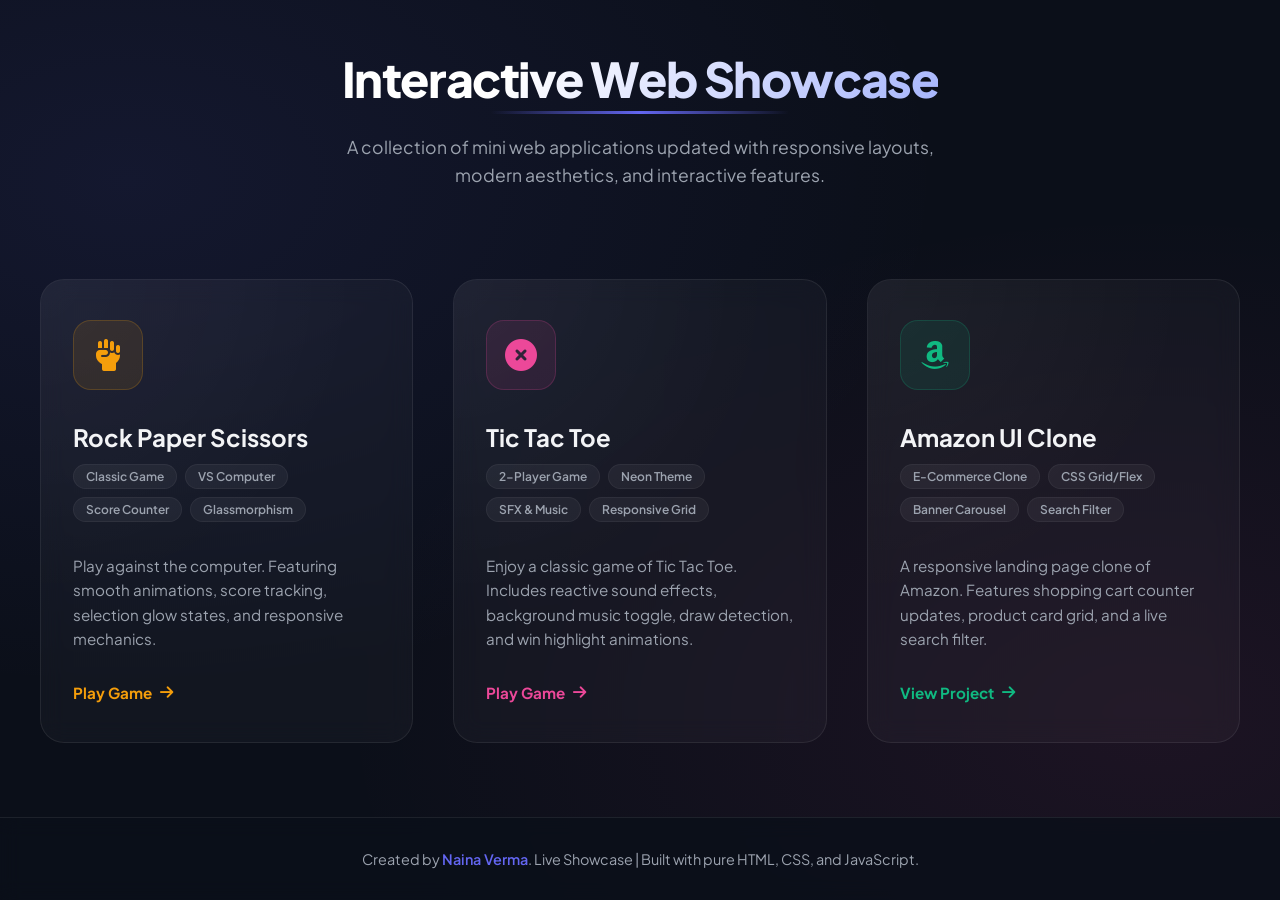
<file: index.html>
<!DOCTYPE html>
<html lang="en">
<head>
    <meta charset="UTF-8">
    <meta name="viewport" content="width=device-width, initial-scale=1.0">
    <title>Mini Projects Hub</title>
    <!-- Google Fonts -->
    <link rel="preconnect" href="https://fonts.googleapis.com">
    <link rel="preconnect" href="https://fonts.gstatic.com" crossorigin>
    <link href="https://fonts.googleapis.com/css2?family=Plus+Jakarta+Sans:wght@300;400;500;600;700;800&display=swap" rel="stylesheet">
    <!-- FontAwesome for icons -->
    <link rel="stylesheet" href="https://cdnjs.cloudflare.com/ajax/libs/font-awesome/6.4.0/css/all.min.css">
    
    <style>
        :root {
            --bg-color: #0b0f19;
            --card-bg: rgba(255, 255, 255, 0.03);
            --card-border: rgba(255, 255, 255, 0.08);
            --card-hover-border: rgba(99, 102, 241, 0.4);
            --primary-glow: rgba(99, 102, 241, 0.15);
            --text-main: #f3f4f6;
            --text-muted: #9ca3af;
            --accent-color: #6366f1;
            --accent-glow: 0 0 20px rgba(99, 102, 241, 0.5);
            --font-family: 'Plus Jakarta Sans', sans-serif;
        }

        * {
            margin: 0;
            padding: 0;
            box-sizing: border-box;
        }

        body {
            background-color: var(--bg-color);
            background-image: 
                radial-gradient(at 10% 20%, rgba(99, 102, 241, 0.1) 0px, transparent 50%),
                radial-gradient(at 90% 80%, rgba(236, 72, 153, 0.08) 0px, transparent 50%);
            color: var(--text-main);
            font-family: var(--font-family);
            min-height: 100vh;
            display: flex;
            flex-direction: column;
            justify-content: space-between;
            overflow-x: hidden;
        }

        header {
            padding: 3rem 2rem 1rem 2rem;
            text-align: center;
            max-width: 800px;
            margin: 0 auto;
        }

        header h1 {
            font-size: 3rem;
            font-weight: 800;
            letter-spacing: -0.03em;
            background: linear-gradient(135deg, #ffffff 30%, #a5b4fc 100%);
            -webkit-background-clip: text;
            -webkit-text-fill-color: transparent;
            margin-bottom: 1rem;
            position: relative;
            display: inline-block;
        }

        header h1::after {
            content: '';
            position: absolute;
            bottom: -5px;
            left: 25%;
            width: 50%;
            height: 3px;
            background: linear-gradient(90deg, transparent, var(--accent-color), transparent);
            border-radius: 2px;
        }

        header p {
            font-size: 1.1rem;
            color: var(--text-muted);
            max-width: 600px;
            margin: 0.5rem auto 0 auto;
            line-height: 1.6;
        }

        main {
            flex-grow: 1;
            display: flex;
            align-items: center;
            justify-content: center;
            padding: 2rem;
        }

        .dashboard {
            display: grid;
            grid-template-columns: repeat(3, 1fr);
            gap: 2.5rem;
            width: 100%;
            max-width: 1200px;
            margin: 0 auto;
        }

        .project-card {
            background: var(--card-bg);
            border: 1px solid var(--card-border);
            border-radius: 24px;
            padding: 2.5rem 2rem;
            text-decoration: none;
            color: var(--text-main);
            display: flex;
            flex-direction: column;
            align-items: flex-start;
            position: relative;
            backdrop-filter: blur(12px);
            -webkit-backdrop-filter: blur(12px);
            transition: all 0.4s cubic-bezier(0.16, 1, 0.3, 1);
            overflow: hidden;
        }

        .project-card::before {
            content: '';
            position: absolute;
            top: 0;
            left: 0;
            width: 100%;
            height: 100%;
            background: radial-gradient(800px circle at var(--mouse-x, 0) var(--mouse-y, 0), rgba(255, 255, 255, 0.04), transparent 40%);
            z-index: 1;
            pointer-events: none;
        }

        .project-card:hover {
            transform: translateY(-8px);
            border-color: var(--card-hover-border);
            box-shadow: 0 20px 40px rgba(0, 0, 0, 0.3), 0 0 30px var(--primary-glow);
        }

        .icon-wrapper {
            width: 70px;
            height: 70px;
            border-radius: 18px;
            display: flex;
            align-items: center;
            justify-content: center;
            font-size: 2rem;
            margin-bottom: 2rem;
            transition: all 0.3s ease;
            position: relative;
            z-index: 2;
        }

        .card-sps .icon-wrapper {
            background: rgba(245, 158, 11, 0.1);
            color: #f59e0b;
            border: 1px solid rgba(245, 158, 11, 0.2);
        }

        .card-sps:hover .icon-wrapper {
            background: #f59e0b;
            color: #ffffff;
            box-shadow: 0 0 20px rgba(245, 158, 11, 0.4);
        }

        .card-ttt .icon-wrapper {
            background: rgba(236, 72, 153, 0.1);
            color: #ec4899;
            border: 1px solid rgba(236, 72, 153, 0.2);
        }

        .card-ttt:hover .icon-wrapper {
            background: #ec4899;
            color: #ffffff;
            box-shadow: 0 0 20px rgba(236, 72, 153, 0.4);
        }

        .card-amazon .icon-wrapper {
            background: rgba(16, 185, 129, 0.1);
            color: #10b981;
            border: 1px solid rgba(16, 185, 129, 0.2);
        }

        .card-amazon:hover .icon-wrapper {
            background: #10b981;
            color: #ffffff;
            box-shadow: 0 0 20px rgba(16, 185, 129, 0.4);
        }

        .project-card h2 {
            font-size: 1.5rem;
            font-weight: 700;
            margin-bottom: 0.75rem;
            position: relative;
            z-index: 2;
        }

        .project-card p {
            font-size: 0.95rem;
            color: var(--text-muted);
            line-height: 1.6;
            margin-bottom: 2rem;
            flex-grow: 1;
            position: relative;
            z-index: 2;
        }

        .tags {
            display: flex;
            flex-wrap: wrap;
            gap: 0.5rem;
            margin-bottom: 2rem;
            position: relative;
            z-index: 2;
        }

        .tag {
            font-size: 0.75rem;
            font-weight: 600;
            padding: 0.25rem 0.75rem;
            border-radius: 100px;
            background: rgba(255, 255, 255, 0.05);
            border: 1px solid rgba(255, 255, 255, 0.05);
            color: var(--text-muted);
        }

        .action-link {
            display: flex;
            align-items: center;
            gap: 0.5rem;
            font-weight: 700;
            font-size: 0.95rem;
            transition: gap 0.2s ease;
            position: relative;
            z-index: 2;
        }

        .card-sps .action-link { color: #f59e0b; }
        .card-ttt .action-link { color: #ec4899; }
        .card-amazon .action-link { color: #10b981; }

        .project-card:hover .action-link {
            gap: 0.85rem;
        }

        footer {
            padding: 2rem;
            text-align: center;
            border-top: 1px solid var(--card-border);
            font-size: 0.9rem;
            color: var(--text-muted);
            background: rgba(11, 15, 25, 0.8);
            backdrop-filter: blur(10px);
            -webkit-backdrop-filter: blur(10px);
        }

        footer a {
            color: var(--accent-color);
            text-decoration: none;
            font-weight: 600;
        }

        footer a:hover {
            text-decoration: underline;
        }

        /* Responsive Grid */
        @media (max-width: 1024px) {
            .dashboard {
                grid-template-columns: repeat(2, 1fr);
                gap: 2rem;
            }
        }

        @media (max-width: 768px) {
            header h1 {
                font-size: 2.2rem;
            }
            header p {
                font-size: 1rem;
            }
            .dashboard {
                grid-template-columns: 1fr;
                gap: 1.5rem;
            }
            .project-card {
                padding: 2rem 1.5rem;
            }
        }
    </style>
</head>
<body>

    <header>
        <h1>Interactive Web Showcase</h1>
        <p>A collection of mini web applications updated with responsive layouts, modern aesthetics, and interactive features.</p>
    </header>

    <main>
        <div class="dashboard">
            <!-- Rock Paper Scissors Card -->
            <a href="StonePaperScissors/sps.html" class="project-card card-sps">
                <div class="icon-wrapper">
                    <i class="fa-solid fa-hand-fist"></i>
                </div>
                <h2>Rock Paper Scissors</h2>
                <div class="tags">
                    <span class="tag">Classic Game</span>
                    <span class="tag">VS Computer</span>
                    <span class="tag">Score Counter</span>
                    <span class="tag">Glassmorphism</span>
                </div>
                <p>Play against the computer. Featuring smooth animations, score tracking, selection glow states, and responsive mechanics.</p>
                <div class="action-link">
                    Play Game <i class="fa-solid fa-arrow-right"></i>
                </div>
            </a>

            <!-- Tic Tac Toe Card -->
            <a href="TicTacToe/game.html" class="project-card card-ttt">
                <div class="icon-wrapper">
                    <i class="fa-solid fa-circle-xmark"></i>
                </div>
                <h2>Tic Tac Toe</h2>
                <div class="tags">
                    <span class="tag">2-Player Game</span>
                    <span class="tag">Neon Theme</span>
                    <span class="tag">SFX & Music</span>
                    <span class="tag">Responsive Grid</span>
                </div>
                <p>Enjoy a classic game of Tic Tac Toe. Includes reactive sound effects, background music toggle, draw detection, and win highlight animations.</p>
                <div class="action-link">
                    Play Game <i class="fa-solid fa-arrow-right"></i>
                </div>
            </a>

            <!-- Amazon Clone Card -->
            <a href="amazon/index.html" class="project-card card-amazon">
                <div class="icon-wrapper">
                    <i class="fa-brands fa-amazon"></i>
                </div>
                <h2>Amazon UI Clone</h2>
                <div class="tags">
                    <span class="tag">E-Commerce Clone</span>
                    <span class="tag">CSS Grid/Flex</span>
                    <span class="tag">Banner Carousel</span>
                    <span class="tag">Search Filter</span>
                </div>
                <p>A responsive landing page clone of Amazon. Features shopping cart counter updates, product card grid, and a live search filter.</p>
                <div class="action-link">
                    View Project <i class="fa-solid fa-arrow-right"></i>
                </div>
            </a>
        </div>
    </main>

    <footer>
        <p>Created by <a href="https://github.com/nainaverma77" target="_blank">Naina Verma</a>. Live Showcase | Built with pure HTML, CSS, and JavaScript.</p>
    </footer>

    <script>
        // Interactive card light effect on hover
        const cards = document.querySelectorAll('.project-card');
        cards.forEach(card => {
            card.addEventListener('mousemove', e => {
                const rect = card.getBoundingClientRect();
                const x = e.clientX - rect.left;
                const y = e.clientY - rect.top;
                card.style.setProperty('--mouse-x', `${x}px`);
                card.style.setProperty('--mouse-y', `${y}px`);
            });
        });
    </script>
</body>
</html>
</file>
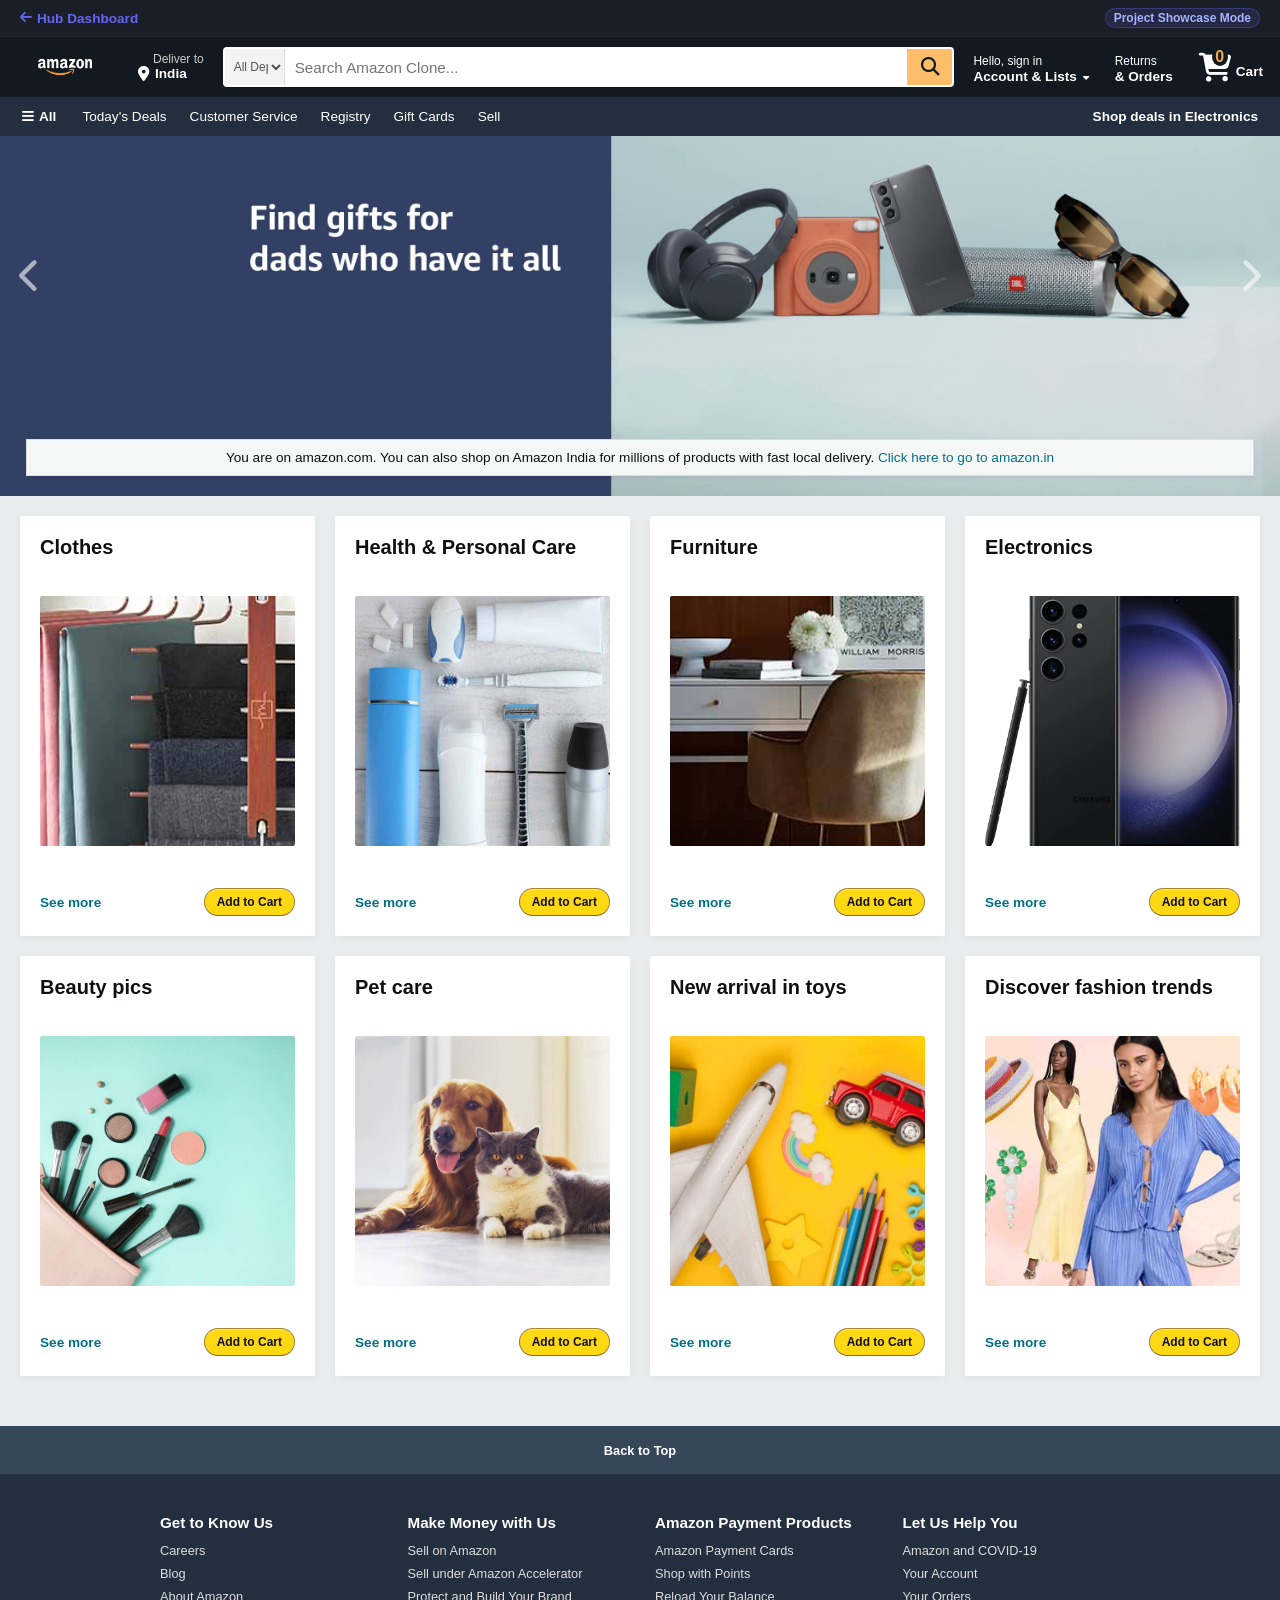
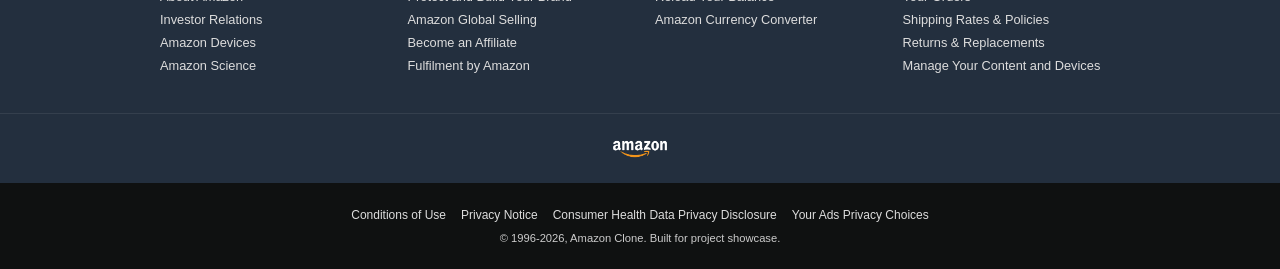
<file: amazon/index.html>
<!DOCTYPE html>
<html lang="en">
<head>
    <meta charset="UTF-8">
    <meta name="viewport" content="width=device-width, initial-scale=1.0">
    <title>Amazon Clone</title>
    <!-- Correct FontAwesome CDN link -->
    <link rel="stylesheet" href="https://cdnjs.cloudflare.com/ajax/libs/font-awesome/6.4.0/css/all.min.css" />
    <link rel="stylesheet" href="style.css">
</head>
<body>
    <!-- Top Dashboard navigation bar for project hub integration -->
    <div class="dashboard-bar">
        <a href="../index.html" class="dashboard-back-link">
            <i class="fa-solid fa-arrow-left"></i> Hub Dashboard
        </a>
        <span class="badge">Project Showcase Mode</span>
    </div>

    <header>
        <div class="navbar">
            <div class="nav-logo border">
                <div class="logo"></div>
            </div>
            
            <div class="nav-address border">
                <p class="add-first">Deliver to</p>
                <div class="add-icon">
                    <i class="fa-solid fa-location-dot"></i>
                    <p class="add-second">India</p>
                </div>
            </div>
            
            <div class="nav-search">
                <select class="search-select">
                    <option>All Departments</option>
                    <option>Deals</option>
                    <option>Electronics</option>
                    <option>Fashion</option>
                    <option>Home</option>
                </select>
                <input id="search-input" placeholder="Search Amazon Clone..." class="search-input">
                <div class="search-icon" id="search-btn">
                    <i class="fa-solid fa-magnifying-glass"></i>
                </div>
            </div>
            
            <div class="nav-signin border">
                <p><span>Hello, sign in</span></p>
                <p class="nav-second">Account & Lists <i class="fa-solid fa-caret-down" style="font-size: 10px; margin-left: 2px;"></i></p>
            </div>
            
            <div class="nav-return border">
                <p><span>Returns</span></p>
                <p class="nav-second">& Orders</p>
            </div>
            
            <div class="nav-cart border" id="cart-button">
                <div class="cart-icon-wrapper">
                    <i class="fa-solid fa-cart-shopping"></i>
                    <span id="cart-count">0</span>
                </div>
                <span class="cart-text">Cart</span>
            </div>
        </div>
        
        <div class="panel">
            <div class="panel-all border">
                <i class="fa-solid fa-bars"></i>
                All
            </div>
            <div class="panel-ops">
                <p class="border">Today's Deals</p>
                <p class="border">Customer Service</p>
                <p class="border">Registry</p>
                <p class="border">Gift Cards</p>
                <p class="border">Sell</p>
            </div>
            <div class="panel-deals border">
                Shop deals in Electronics
            </div>
        </div>
    </header>

    <div class="hero-section" id="hero-slider">
        <!-- Slider Buttons -->
        <button class="slider-btn prev-btn" id="prev-slide">
            <i class="fa-solid fa-chevron-left"></i>
        </button>
        <button class="slider-btn next-btn" id="next-slide">
            <i class="fa-solid fa-chevron-right"></i>
        </button>
        
        <div class="hero-message">
            <p>You are on amazon.com. You can also shop on Amazon India for millions of products with fast local delivery. <a href="#">Click here to go to amazon.in</a></p>
        </div>
    </div>

    <div class="shop-section" id="shop-section">
        <!-- Card 1 -->
        <div class="box" data-product="clothes">
            <div class="box-content">
                <h2>Clothes</h2>
                <div class="box-image" style="background-image: url('box1_image.jpg');"></div>
                <div class="card-footer">
                    <span class="see-more">See more</span>
                    <button class="add-to-cart" data-item="Clothes">Add to Cart</button>
                </div>
            </div>
        </div>
        
        <!-- Card 2 -->
        <div class="box" data-product="health personal care">
            <div class="box-content">
                <h2>Health & Personal Care</h2>
                <div class="box-image" style="background-image: url('box2_image.jpg');"></div>
                <div class="card-footer">
                    <span class="see-more">See more</span>
                    <button class="add-to-cart" data-item="Health & Personal Care">Add to Cart</button>
                </div>
            </div>
        </div>
        
        <!-- Card 3 -->
        <div class="box" data-product="furniture">
            <div class="box-content">
                <h2>Furniture</h2>
                <div class="box-image" style="background-image: url('box3_image.jpg');"></div>
                <div class="card-footer">
                    <span class="see-more">See more</span>
                    <button class="add-to-cart" data-item="Furniture">Add to Cart</button>
                </div>
            </div>
        </div>
        
        <!-- Card 4 -->
        <div class="box" data-product="electronics">
            <div class="box-content">
                <h2>Electronics</h2>
                <div class="box-image" style="background-image: url('box4_image.jpg');"></div>
                <div class="card-footer">
                    <span class="see-more">See more</span>
                    <button class="add-to-cart" data-item="Electronics">Add to Cart</button>
                </div>
            </div>
        </div>
        
        <!-- Card 5 -->
        <div class="box" data-product="beauty pics">
            <div class="box-content">
                <h2>Beauty pics</h2>
                <div class="box-image" style="background-image: url('box5_image.jpg');"></div>
                <div class="card-footer">
                    <span class="see-more">See more</span>
                    <button class="add-to-cart" data-item="Beauty Pics">Add to Cart</button>
                </div>
            </div>
        </div>
        
        <!-- Card 6 -->
        <div class="box" data-product="pet care">
            <div class="box-content">
                <h2>Pet care</h2>
                <div class="box-image" style="background-image: url('box6_image.jpg');"></div>
                <div class="card-footer">
                    <span class="see-more">See more</span>
                    <button class="add-to-cart" data-item="Pet Care">Add to Cart</button>
                </div>
            </div>
        </div>
        
        <!-- Card 7 -->
        <div class="box" data-product="new arrival in toys">
            <div class="box-content">
                <h2>New arrival in toys</h2>
                <div class="box-image" style="background-image: url('box7_image.jpg');"></div>
                <div class="card-footer">
                    <span class="see-more">See more</span>
                    <button class="add-to-cart" data-item="Toys">Add to Cart</button>
                </div>
            </div>
        </div>
        
        <!-- Card 8 -->
        <div class="box" data-product="discover fashion trends">
            <div class="box-content">
                <h2>Discover fashion trends</h2>
                <div class="box-image" style="background-image: url('box8_image.jpg');"></div>
                <div class="card-footer">
                    <span class="see-more">See more</span>
                    <button class="add-to-cart" data-item="Fashion Trends">Add to Cart</button>
                </div>
            </div>
        </div>
        
        <!-- No Products Message -->
        <div class="no-products" id="no-products-msg">
            <i class="fa-solid fa-triangle-exclamation"></i>
            <p>No products found matching your search. Please try another search term.</p>
        </div>
    </div>

    <footer>
        <div class="foot-panel1" id="back-to-top">
            Back to Top
        </div>
        <div class="foot-panel2">
            <ul>
                <p>Get to Know Us</p>
                <a href="#">Careers</a>
                <a href="#">Blog</a>
                <a href="#">About Amazon</a>
                <a href="#">Investor Relations</a>
                <a href="#">Amazon Devices</a>
                <a href="#">Amazon Science</a>
            </ul>
             <ul>
                <p>Make Money with Us</p>
                <a href="#">Sell on Amazon</a>
                <a href="#">Sell under Amazon Accelerator</a>
                <a href="#">Protect and Build Your Brand</a>
                <a href="#">Amazon Global Selling</a>
                <a href="#">Become an Affiliate</a>
                <a href="#">Fulfilment by Amazon</a>
            </ul>
             <ul>
                <p>Amazon Payment Products</p>
                <a href="#">Amazon Payment Cards</a>
                <a href="#">Shop with Points</a>
                <a href="#">Reload Your Balance</a>
                <a href="#">Amazon Currency Converter</a>
            </ul>
             <ul>
                <p>Let Us Help You</p>
                <a href="#">Amazon and COVID-19</a>
                <a href="#">Your Account</a>
                <a href="#">Your Orders</a>
                <a href="#">Shipping Rates & Policies</a>
                <a href="#">Returns & Replacements</a>
                <a href="#">Manage Your Content and Devices</a>
            </ul>
        </div>
        <div class="foot-panel3">
            <div class="logo"></div>
        </div>
        <div class="foot-panel4">
            <div class="pages">
                <a href="#">Conditions of Use</a>
                <a href="#">Privacy Notice</a>
                <a href="#">Consumer Health Data Privacy Disclosure</a>
                <a href="#">Your Ads Privacy Choices</a>
            </div>
            <div class="copyright">
                © 1996-2026, Amazon Clone. Built for project showcase.
            </div>
        </div>
    </footer>
    
    <!-- Link the JavaScript file -->
    <script src="style.js"></script>
</body>
</html>
</file>
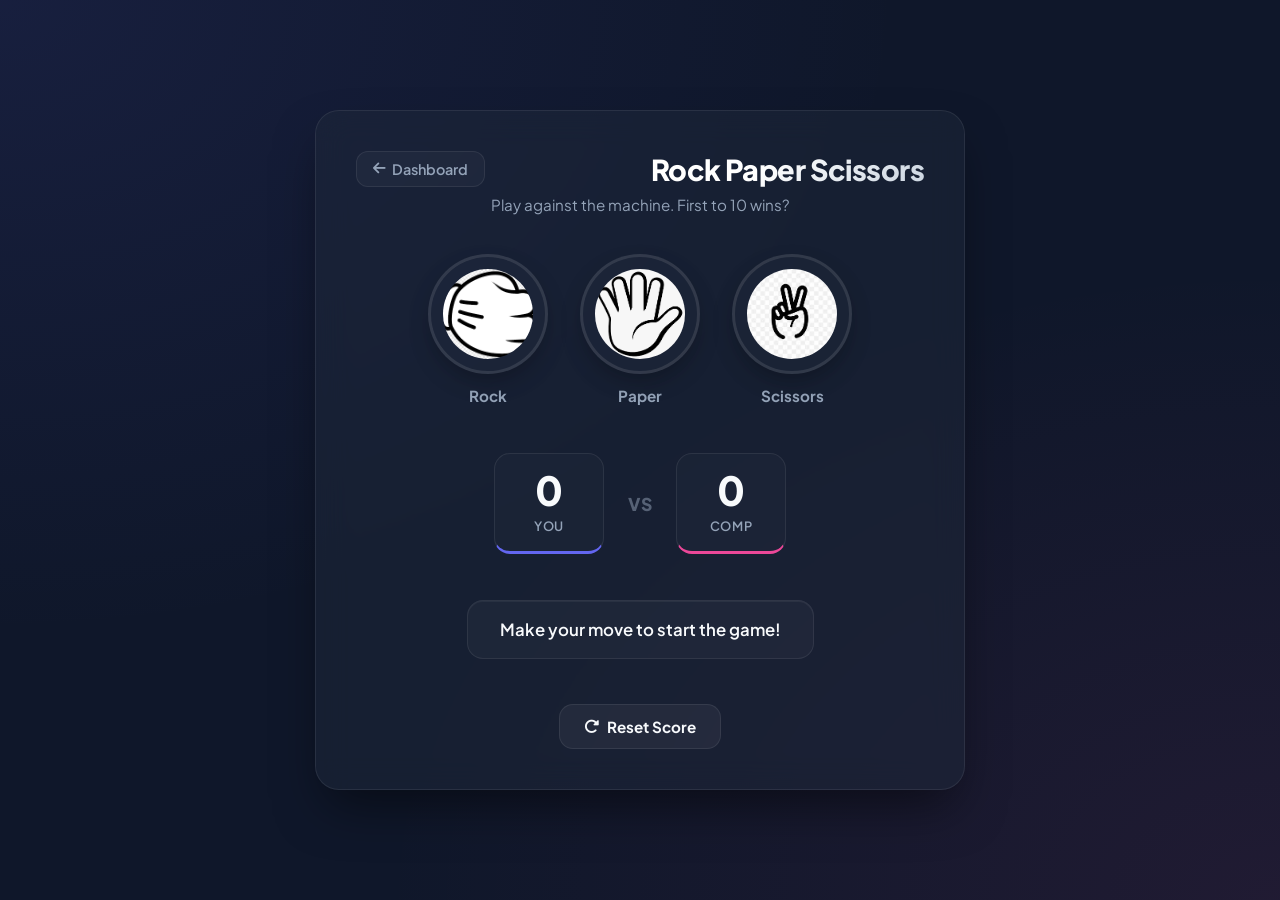
<file: StonePaperScissors/sps.html>
<!DOCTYPE html>
<html lang="en">
<head>
    <meta charset="UTF-8">
    <meta name="viewport" content="width=device-width, initial-scale=1.0">
    <title>Rock Paper Scissors Game</title>
    <!-- Google Fonts -->
    <link rel="preconnect" href="https://fonts.googleapis.com">
    <link rel="preconnect" href="https://fonts.gstatic.com" crossorigin>
    <link href="https://fonts.googleapis.com/css2?family=Plus+Jakarta+Sans:wght@400;500;600;700;800&display=swap" rel="stylesheet">
    <!-- FontAwesome for icons -->
    <link rel="stylesheet" href="https://cdnjs.cloudflare.com/ajax/libs/font-awesome/6.4.0/css/all.min.css">
    <link rel="stylesheet" href="sps.css">
</head>
<body>
    <div class="game-container">
        <div class="header-nav">
            <a href="../index.html" class="back-btn">
                <i class="fa-solid fa-arrow-left"></i> Dashboard
            </a>
            <h1>Rock Paper Scissors</h1>
        </div>

        <p class="subtitle">Play against the machine. First to 10 wins?</p>

        <div class="choices">
            <div class="choice" id="rock" title="Choose Rock">
                <div class="img-wrapper">
                    <img src="rock.png" alt="Rock">
                </div>
                <span>Rock</span>
            </div>
            <div class="choice" id="paper" title="Choose Paper">
                <div class="img-wrapper">
                    <img src="paper.png" alt="Paper">
                </div>
                <span>Paper</span>
            </div>
            <div class="choice" id="scissors" title="Choose Scissors">
                <div class="img-wrapper">
                    <img src="scissors.jpg" alt="Scissors">
                </div>
                <span>Scissors</span>
            </div>
        </div>

        <div class="score-board">
            <div class="score user-card">
                <p id="user-score">0</p>
                <span>You</span>
            </div>
            <div class="versus">VS</div>
            <div class="score comp-card">
                <p id="comp-score">0</p>
                <span>Comp</span>
            </div>
        </div>

        <div class="msg-container">
            <p id="msg">Make your move to start the game!</p>
        </div>

        <div class="control-panel">
            <button id="reset-btn" class="btn reset-btn">
                <i class="fa-solid fa-rotate-right"></i> Reset Score
            </button>
        </div>
    </div>

    <script src="sps.js"></script>
</body>
</html>
</file>
<file: amazon/style.css>
:root {
    --amazon-black: #0f1111;
    --amazon-dark-blue: #131921;
    --amazon-panel-blue: #232f3e;
    --amazon-gold: #febd69;
    --amazon-gold-hover: #f3a847;
    --amazon-yellow: #ffd814;
    --amazon-yellow-hover: #f7ca00;
    --text-white: #ffffff;
    --text-grey: #cccccc;
    --bg-grey: #eaeded;
    --link-blue: #007185;
}

* {
    margin: 0;
    padding: 0;
    box-sizing: border-box;
    font-family: Arial, sans-serif;
}

body {
    background-color: var(--bg-grey);
    color: var(--amazon-black);
    overflow-x: hidden;
}

/* Dashboard Bar */
.dashboard-bar {
    background-color: #1a1e26;
    color: var(--text-white);
    padding: 8px 20px;
    font-size: 0.85rem;
    display: flex;
    justify-content: space-between;
    align-items: center;
    border-bottom: 1.5px solid rgba(255, 255, 255, 0.05);
}

.dashboard-back-link {
    color: #6366f1;
    text-decoration: none;
    font-weight: bold;
    display: flex;
    align-items: center;
    gap: 5px;
    transition: color 0.2s;
}

.dashboard-back-link:hover {
    color: #818cf8;
}

.dashboard-bar .badge {
    background: rgba(99, 102, 241, 0.15);
    border: 1px solid rgba(99, 102, 241, 0.3);
    color: #a5b4fc;
    padding: 2px 8px;
    border-radius: 20px;
    font-size: 0.75rem;
    font-weight: 600;
}

/* Navigation Bar */
.navbar {
    height: 60px;
    background-color: var(--amazon-dark-blue);
    color: var(--text-white);
    display: flex;
    align-items: center;
    padding: 0 10px;
    gap: 12px;
}

.border {
    border: 1px solid transparent;
    padding: 6px;
    border-radius: 2px;
    cursor: pointer;
    transition: border-color 0.15s;
}

.border:hover {
    border: 1px solid var(--text-white);
}

.nav-logo {
    display: flex;
    align-items: center;
    justify-content: center;
}

.logo {
    background-image: url("amazon_logo.png");
    background-size: contain;
    background-repeat: no-repeat;
    background-position: center;
    height: 38px;
    width: 95px;
}

.nav-address {
    display: flex;
    flex-direction: column;
}

.add-first {
    color: var(--text-grey);
    font-size: 0.75rem;
    margin-left: 15px;
}

.add-second {
    font-size: 0.85rem;
    font-weight: bold;
    margin-left: 3px;
}

.add-icon {
    display: flex;
    align-items: center;
    gap: 3px;
}

.add-icon i {
    font-size: 0.95rem;
}

/* Search Bar (Responsive) */
.nav-search {
    display: flex;
    flex-grow: 1;
    height: 40px;
    border-radius: 4px;
    overflow: hidden;
    background-color: var(--text-white);
    transition: box-shadow 0.2s, border-color 0.2s;
    border: 2px solid transparent;
}

.nav-search:hover {
    box-shadow: 0 0 0 2px var(--amazon-gold-hover);
}

.nav-search:focus-within {
    box-shadow: 0 0 0 2px var(--amazon-gold-hover);
    border-color: transparent;
}

.search-select {
    background-color: #f3f3f3;
    width: 60px;
    font-size: 0.75rem;
    border: none;
    outline: none;
    padding-left: 5px;
    color: #555;
    border-right: 1px solid #ddd;
    cursor: pointer;
}

.search-select:hover {
    background-color: #dadada;
}

.search-input {
    flex-grow: 1;
    border: none;
    outline: none;
    padding: 0 10px;
    font-size: 0.95rem;
    width: 100px; /* will flex grow */
}

.search-icon {
    width: 45px;
    display: flex;
    justify-content: center;
    align-items: center;
    font-size: 1.15rem;
    background-color: var(--amazon-gold);
    color: var(--amazon-dark-blue);
    cursor: pointer;
    transition: background-color 0.15s;
}

.search-icon:hover {
    background-color: var(--amazon-gold-hover);
}

/* Nav accounts / orders */
.nav-signin, .nav-return {
    display: flex;
    flex-direction: column;
    justify-content: center;
}

span {
    font-size: 0.75rem;
}

.nav-second {
    font-size: 0.85rem;
    font-weight: 700;
}

/* Cart Button */
.nav-cart {
    display: flex;
    align-items: flex-end;
    gap: 5px;
}

.cart-icon-wrapper {
    position: relative;
    display: flex;
    align-items: center;
}

.nav-cart i {
    font-size: 1.8rem;
}

#cart-count {
    position: absolute;
    top: -5px;
    left: 13px;
    color: var(--amazon-gold-hover);
    font-size: 1rem;
    font-weight: bold;
    background-color: var(--amazon-dark-blue);
    border-radius: 50%;
    padding: 0 2px;
    min-width: 16px;
    text-align: center;
}

.cart-text {
    font-size: 0.85rem;
    font-weight: bold;
    margin-bottom: 2px;
}

/* Panel Menu */
.panel {
    height: 39px;
    background-color: var(--amazon-panel-blue);
    display: flex;
    color: var(--text-white);
    align-items: center;
    padding: 0 15px;
}

.panel-all {
    display: flex;
    align-items: center;
    gap: 5px;
    font-weight: bold;
    font-size: 0.85rem;
}

.panel-ops {
    display: flex;
    align-items: center;
    gap: 5px;
    font-size: 0.85rem;
    flex-grow: 1;
    margin-left: 10px;
}

.panel-ops p {
    padding: 6px 8px;
}

.panel-deals {
    font-size: 0.85rem;
    font-weight: 700;
}

/* Hero Section slider */
.hero-section {
    background-image: url("hero_image.jpg");
    background-size: cover;
    background-position: center top;
    height: 360px;
    position: relative;
    display: flex;
    justify-content: center;
    align-items: flex-end;
    transition: background-image 0.5s ease-in-out;
}

/* Slider Controls overlay */
.slider-btn {
    position: absolute;
    top: 0;
    bottom: 80px; /* leave space for the bottom message box */
    width: 60px;
    background: transparent;
    border: none;
    color: var(--text-white);
    font-size: 2.2rem;
    cursor: pointer;
    display: flex;
    align-items: center;
    justify-content: center;
    opacity: 0.6;
    transition: all 0.2s ease;
    z-index: 10;
}

.slider-btn:hover {
    background: rgba(0, 0, 0, 0.15);
    opacity: 0.95;
    text-shadow: 0 0 10px rgba(0,0,0,0.5);
}

.prev-btn { left: 0; }
.next-btn { right: 0; }

.hero-message {
    background-color: #f5f6f6;
    border: 1px solid #ddd;
    color: var(--amazon-black);
    padding: 10px 15px;
    font-size: 0.85rem;
    width: 96%;
    margin-bottom: 20px;
    text-align: center;
    z-index: 5;
    box-shadow: 0 2px 5px rgba(0,0,0,0.05);
}

.hero-message a {
    color: var(--link-blue);
    text-decoration: none;
}

.hero-message a:hover {
    color: #c45500;
    text-decoration: underline;
}

/* Shop Section Grid */
.shop-section {
    display: grid;
    grid-template-columns: repeat(4, 1fr);
    gap: 20px;
    padding: 20px;
    background-color: var(--bg-grey);
    position: relative;
    z-index: 10;
}

.box {
    background-color: var(--text-white);
    padding: 20px;
    display: flex;
    flex-direction: column;
    box-shadow: 0 2px 10px rgba(0,0,0,0.05);
    border-radius: 2px;
    min-height: 420px;
    transition: transform 0.2s ease, box-shadow 0.2s ease;
}

.box:hover {
    transform: translateY(-2px);
    box-shadow: 0 4px 15px rgba(0,0,0,0.1);
}

.box-content {
    display: flex;
    flex-direction: column;
    height: 100%;
}

.box-content h2 {
    font-size: 1.25rem;
    font-weight: 700;
    margin-bottom: 12px;
    color: var(--amazon-black);
    height: 48px; /* keep title rows aligned */
    overflow: hidden;
    display: -webkit-box;
    -webkit-line-clamp: 2;
    -webkit-box-orient: vertical;
}

.box-image {
    height: 250px;
    background-size: cover;
    background-position: center;
    background-repeat: no-repeat;
    margin-bottom: 15px;
    border-radius: 2px;
}

.card-footer {
    display: flex;
    justify-content: space-between;
    align-items: center;
    margin-top: auto;
}

.see-more {
    color: var(--link-blue);
    font-size: 0.85rem;
    cursor: pointer;
    font-weight: 600;
}

.see-more:hover {
    color: #c45500;
    text-decoration: underline;
}

.add-to-cart {
    background-color: var(--amazon-yellow);
    border: 1px solid #a88734;
    border-color: #a88734 #9c7e31 #846a29;
    color: #111;
    padding: 6px 12px;
    font-size: 0.75rem;
    border-radius: 20px;
    cursor: pointer;
    font-weight: bold;
    outline: none;
    transition: background-color 0.15s;
    box-shadow: 0 1px 0 rgba(255,255,255,.4) inset;
}

.add-to-cart:hover {
    background-color: var(--amazon-yellow-hover);
}

.add-to-cart:active {
    background-color: #f0c14b;
    border-color: #846a29;
}

/* No products found card overlay */
.no-products {
    grid-column: 1 / -1;
    background: var(--text-white);
    border: 1px solid #ddd;
    border-radius: 4px;
    padding: 40px;
    text-align: center;
    color: #555;
    display: none;
    flex-direction: column;
    align-items: center;
    justify-content: center;
    gap: 15px;
}

.no-products i {
    font-size: 2.5rem;
    color: #d97706;
}

.no-products p {
    font-size: 1.1rem;
    font-weight: bold;
}

/* Footer Section */
footer {
    margin-top: 30px;
    background-color: var(--amazon-panel-blue);
    color: var(--text-white);
}

.foot-panel1 {
    background-color: #37475a;
    color: var(--text-white);
    height: 48px;
    display: flex;
    justify-content: center;
    align-items: center;
    font-size: 0.8rem;
    font-weight: bold;
    cursor: pointer;
    transition: background-color 0.15s;
}

.foot-panel1:hover {
    background-color: #485769;
}

.foot-panel2 {
    display: grid;
    grid-template-columns: repeat(4, 1fr);
    gap: 30px;
    max-width: 1000px;
    margin: 0 auto;
    padding: 40px 20px;
}

.foot-panel2 ul {
    list-style-type: none;
}

.foot-panel2 ul p {
    font-weight: bold;
    font-size: 0.95rem;
    margin-bottom: 12px;
}

.foot-panel2 ul a {
    display: block;
    font-size: 0.8rem;
    margin-top: 8px;
    color: #ddd;
    text-decoration: none;
}

.foot-panel2 ul a:hover {
    text-decoration: underline;
}

.foot-panel3 {
    border-top: 1px solid rgba(255,255,255,0.08);
    height: 70px;
    display: flex;
    justify-content: center;
    align-items: center;
}

.foot-panel4 {
    background-color: var(--amazon-black);
    padding: 25px 20px;
}

.foot-panel4 .pages {
    font-size: 0.75rem;
    text-align: center;
    display: flex;
    justify-content: center;
    flex-wrap: wrap;
    gap: 15px;
    margin-bottom: 10px;
}

.foot-panel4 .pages a {
    color: #ddd;
    text-decoration: none;
}

.foot-panel4 .pages a:hover {
    text-decoration: underline;
}

.foot-panel4 .copyright {
    font-size: 0.7rem;
    text-align: center;
    color: var(--text-grey);
}

/* Media Queries (Responsiveness) */

@media (max-width: 1100px) {
    .shop-section {
        grid-template-columns: repeat(3, 1fr);
    }
}

@media (max-width: 900px) {
    .navbar {
        flex-wrap: wrap;
        height: auto;
        padding: 10px;
        gap: 10px;
    }
    
    .nav-search {
        order: 5;
        width: 100%;
        margin-top: 5px;
    }
    
    .panel {
        font-size: 0.8rem;
        overflow-x: auto;
        white-space: nowrap;
    }
    
    .panel-ops {
        overflow-x: auto;
    }

    .shop-section {
        grid-template-columns: repeat(2, 1fr);
        gap: 15px;
        padding: 15px;
    }
    
    .foot-panel2 {
        grid-template-columns: repeat(2, 1fr);
        gap: 20px;
        padding: 30px 20px;
    }
}

@media (max-width: 550px) {
    .nav-logo .logo {
        width: 75px;
        height: 30px;
    }

    .nav-address, .nav-signin, .nav-return {
        display: none; /* Hide less critical navbar elements on tiny screens */
    }
    
    .nav-cart {
        margin-left: auto;
    }

    .hero-section {
        height: 250px;
    }
    
    .slider-btn {
        bottom: 50px;
        width: 40px;
        font-size: 1.5rem;
    }

    .hero-message {
        font-size: 0.75rem;
        padding: 6px 10px;
    }

    .shop-section {
        grid-template-columns: 1fr;
    }
    
    .box {
        min-height: auto;
    }

    .box-image {
        height: 220px;
    }
    
    .foot-panel2 {
        grid-template-columns: 1fr;
        padding: 20px;
    }
}
</file>
<file: StonePaperScissors/sps.css>
:root {
    --bg-dark: #0f172a;
    --card-bg: rgba(30, 41, 59, 0.5);
    --border-color: rgba(255, 255, 255, 0.08);
    --text-white: #f8fafc;
    --text-slate: #94a3b8;
    --primary-color: #6366f1;
    --primary-hover: #4f46e5;
    
    --rock-color: #f59e0b;
    --paper-color: #10b981;
    --scissors-color: #ec4899;
    
    --font-family: 'Plus Jakarta Sans', sans-serif;
}

* {
    margin: 0;
    padding: 0;
    box-sizing: border-box;
    font-family: var(--font-family);
}

body {
    background-color: var(--bg-dark);
    background-image: 
        radial-gradient(at 0% 0%, rgba(99, 102, 241, 0.1) 0px, transparent 50%),
        radial-gradient(at 100% 100%, rgba(236, 72, 153, 0.08) 0px, transparent 50%);
    color: var(--text-white);
    min-height: 100vh;
    display: flex;
    justify-content: center;
    align-items: center;
    padding: 1.5rem;
}

.game-container {
    background: var(--card-bg);
    border: 1px solid var(--border-color);
    backdrop-filter: blur(16px);
    -webkit-backdrop-filter: blur(16px);
    border-radius: 24px;
    width: 100%;
    max-width: 650px;
    padding: 2.5rem;
    box-shadow: 0 25px 50px -12px rgba(0, 0, 0, 0.5);
    text-align: center;
}

.header-nav {
    display: flex;
    align-items: center;
    justify-content: space-between;
    margin-bottom: 0.5rem;
    position: relative;
}

.back-btn {
    text-decoration: none;
    color: var(--text-slate);
    font-size: 0.9rem;
    font-weight: 600;
    display: flex;
    align-items: center;
    gap: 0.4rem;
    padding: 0.5rem 1rem;
    border-radius: 12px;
    background: rgba(255, 255, 255, 0.03);
    border: 1px solid var(--border-color);
    transition: all 0.2s ease;
}

.back-btn:hover {
    color: var(--text-white);
    background: rgba(255, 255, 255, 0.08);
    transform: translateX(-3px);
}

h1 {
    font-size: 1.8rem;
    font-weight: 800;
    letter-spacing: -0.02em;
    background: linear-gradient(135deg, #ffffff 40%, #cbd5e1 100%);
    -webkit-background-clip: text;
    -webkit-text-fill-color: transparent;
}

.subtitle {
    color: var(--text-slate);
    font-size: 0.95rem;
    margin-bottom: 2.5rem;
}

/* Choices styling */
.choices {
    display: flex;
    justify-content: center;
    align-items: center;
    gap: 2rem;
    margin-bottom: 3rem;
}

.choice {
    display: flex;
    flex-direction: column;
    align-items: center;
    gap: 0.8rem;
    cursor: pointer;
    transition: transform 0.2s cubic-bezier(0.16, 1, 0.3, 1);
}

.img-wrapper {
    height: 120px;
    width: 120px;
    border-radius: 50%;
    background: rgba(255, 255, 255, 0.02);
    border: 3px solid rgba(255, 255, 255, 0.1);
    display: flex;
    justify-content: center;
    align-items: center;
    overflow: hidden;
    position: relative;
    box-shadow: 0 10px 25px -5px rgba(0, 0, 0, 0.3);
    transition: all 0.3s cubic-bezier(0.16, 1, 0.3, 1);
}

.choice img {
    height: 90px;
    width: 90px;
    object-fit: cover;
    border-radius: 50%;
    transition: transform 0.3s ease;
}

.choice span {
    font-size: 0.95rem;
    font-weight: 700;
    color: var(--text-slate);
    transition: color 0.2s ease;
}

/* Individual Choice Hover/Active states */
#rock:hover .img-wrapper {
    border-color: var(--rock-color);
    box-shadow: 0 0 25px rgba(245, 158, 11, 0.35);
}
#rock:hover span { color: var(--rock-color); }

#paper:hover .img-wrapper {
    border-color: var(--paper-color);
    box-shadow: 0 0 25px rgba(16, 185, 129, 0.35);
}
#paper:hover span { color: var(--paper-color); }

#scissors:hover .img-wrapper {
    border-color: var(--scissors-color);
    box-shadow: 0 0 25px rgba(236, 72, 153, 0.35);
}
#scissors:hover span { color: var(--scissors-color); }

.choice:hover {
    transform: translateY(-5px) scale(1.05);
}
.choice:hover img {
    transform: scale(1.1);
}

.choice:active {
    transform: translateY(-2px) scale(0.98);
}

/* Score Board */
.score-board {
    display: flex;
    justify-content: center;
    align-items: center;
    gap: 1.5rem;
    margin-bottom: 2.5rem;
}

.score {
    background: rgba(255, 255, 255, 0.02);
    border: 1px solid var(--border-color);
    border-radius: 16px;
    padding: 1rem;
    min-width: 110px;
    transition: all 0.3s ease;
}

.user-card {
    border-bottom: 3px solid var(--primary-color);
}

.comp-card {
    border-bottom: 3px solid var(--scissors-color);
}

.score p {
    font-size: 2.5rem;
    font-weight: 800;
    line-height: 1;
    margin-bottom: 0.25rem;
}

.score span {
    font-size: 0.8rem;
    font-weight: 600;
    text-transform: uppercase;
    letter-spacing: 0.05em;
    color: var(--text-slate);
}

.versus {
    font-size: 1.1rem;
    font-weight: 800;
    color: var(--text-slate);
    opacity: 0.5;
}

/* Message Container */
.msg-container {
    margin-bottom: 2.5rem;
    min-height: 70px;
    display: flex;
    align-items: center;
    justify-content: center;
}

#msg {
    background-color: rgba(255, 255, 255, 0.03);
    border: 1px solid var(--border-color);
    color: var(--text-white);
    font-size: 1.05rem;
    font-weight: 600;
    padding: 1rem 2rem;
    border-radius: 16px;
    display: inline-block;
    transition: all 0.3s cubic-bezier(0.16, 1, 0.3, 1);
    box-shadow: inset 0 1px 0 rgba(255, 255, 255, 0.05);
    line-height: 1.5;
}

/* Control Panel Buttons */
.control-panel {
    display: flex;
    justify-content: center;
    gap: 1rem;
}

.btn {
    border: none;
    outline: none;
    padding: 0.75rem 1.5rem;
    border-radius: 14px;
    font-size: 0.95rem;
    font-weight: 700;
    cursor: pointer;
    display: flex;
    align-items: center;
    gap: 0.5rem;
    transition: all 0.2s ease;
}

.reset-btn {
    background: rgba(255, 255, 255, 0.05);
    border: 1px solid var(--border-color);
    color: var(--text-white);
}

.reset-btn:hover {
    background: rgba(255, 255, 255, 0.1);
    border-color: rgba(255, 255, 255, 0.2);
    transform: translateY(-1px);
}

.reset-btn:active {
    transform: translateY(1px);
}

/* Pulse keyframes for wins/losses */
@keyframes winPulse {
    0% { transform: scale(1); box-shadow: 0 0 0 0 rgba(16, 185, 129, 0.4); }
    70% { transform: scale(1.02); box-shadow: 0 0 0 10px rgba(16, 185, 129, 0); }
    100% { transform: scale(1); box-shadow: 0 0 0 0 rgba(16, 185, 129, 0); }
}

@keyframes losePulse {
    0% { transform: scale(1); box-shadow: 0 0 0 0 rgba(239, 68, 68, 0.4); }
    70% { transform: scale(1.02); box-shadow: 0 0 0 10px rgba(239, 68, 68, 0); }
    100% { transform: scale(1); box-shadow: 0 0 0 0 rgba(239, 68, 68, 0); }
}

.win-anim {
    animation: winPulse 0.6s ease-out;
}

.lose-anim {
    animation: losePulse 0.6s ease-out;
}

/* Responsiveness */
@media (max-width: 600px) {
    .game-container {
        padding: 1.5rem;
    }
    
    .header-nav {
        flex-direction: column-reverse;
        gap: 1rem;
        align-items: center;
    }
    
    .back-btn {
        width: 100%;
        justify-content: center;
    }

    h1 {
        font-size: 1.5rem;
    }

    .choices {
        gap: 1rem;
    }

    .img-wrapper {
        height: 90px;
        width: 90px;
    }

    .choice img {
        height: 70px;
        width: 70px;
    }

    .choice span {
        font-size: 0.85rem;
    }

    .score-board {
        gap: 1rem;
    }

    .score {
        min-width: 90px;
        padding: 0.75rem;
    }

    .score p {
        font-size: 2rem;
    }
}
</file>
